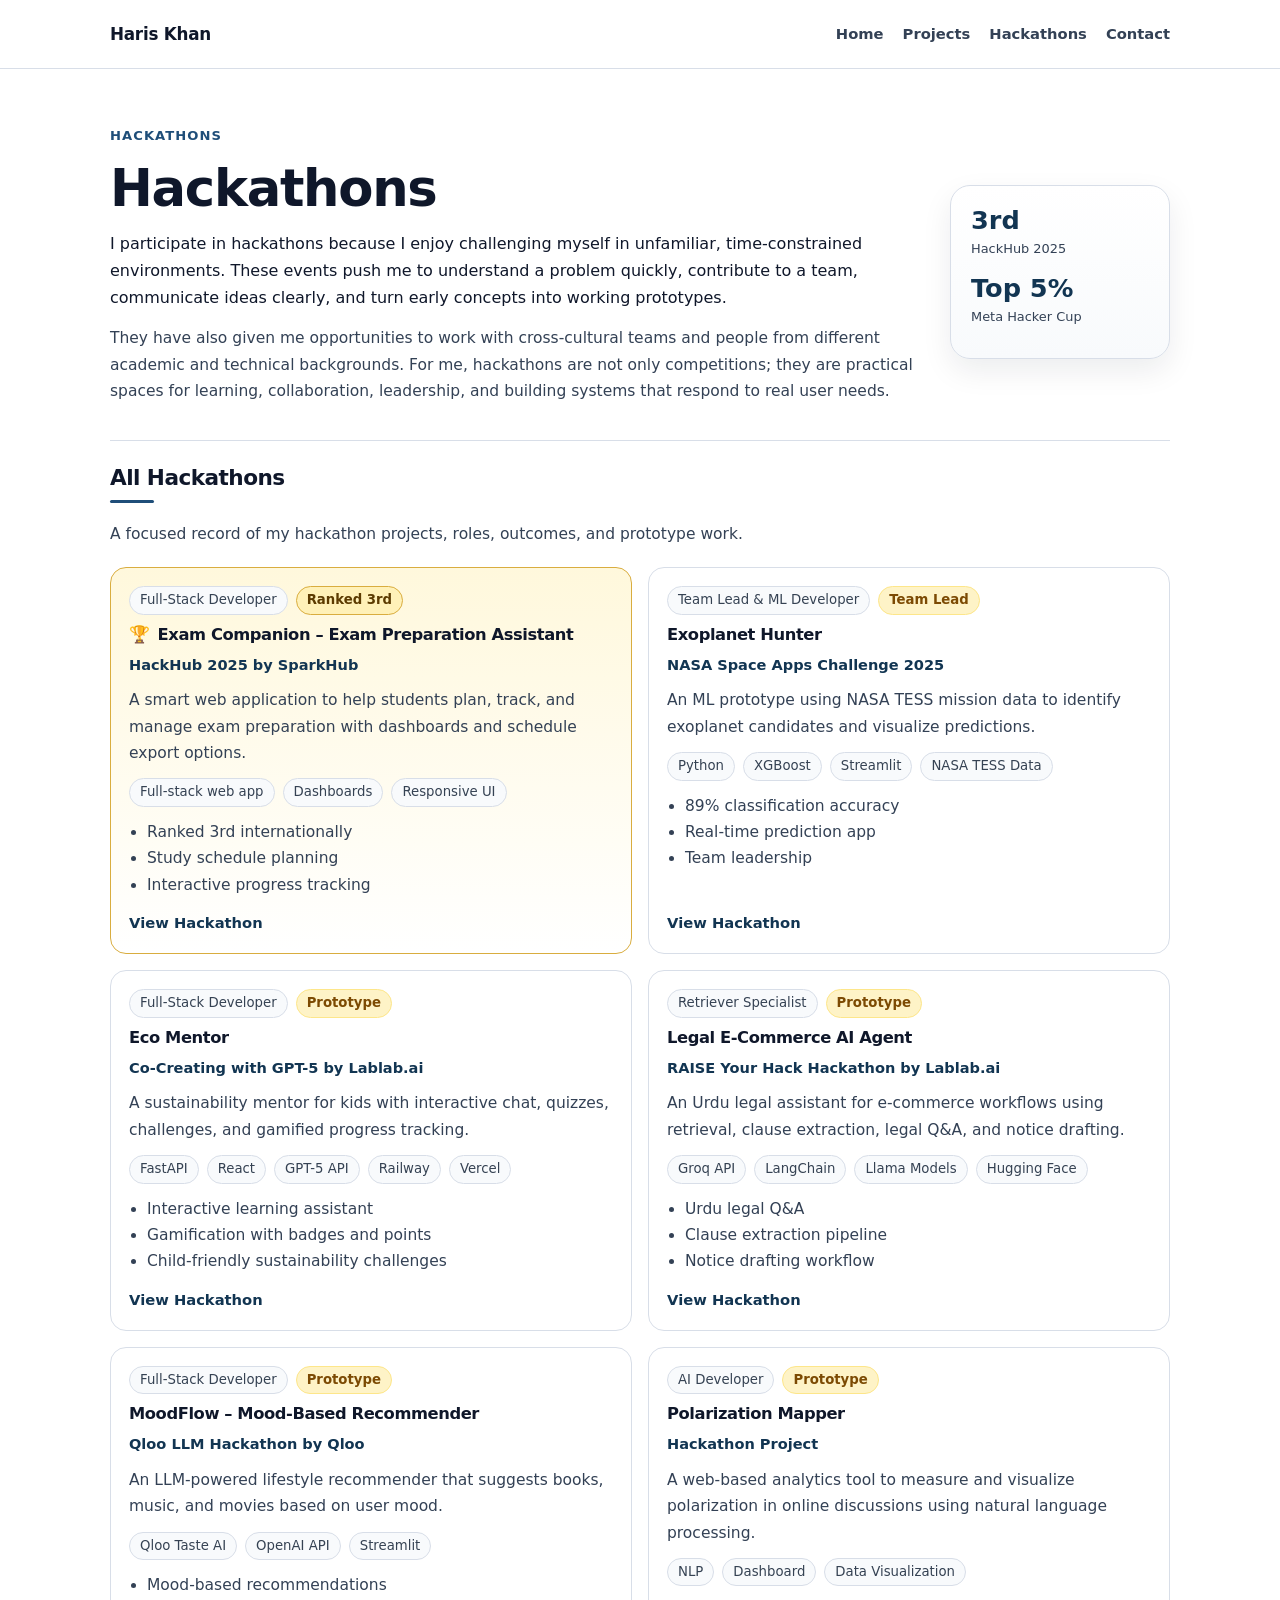
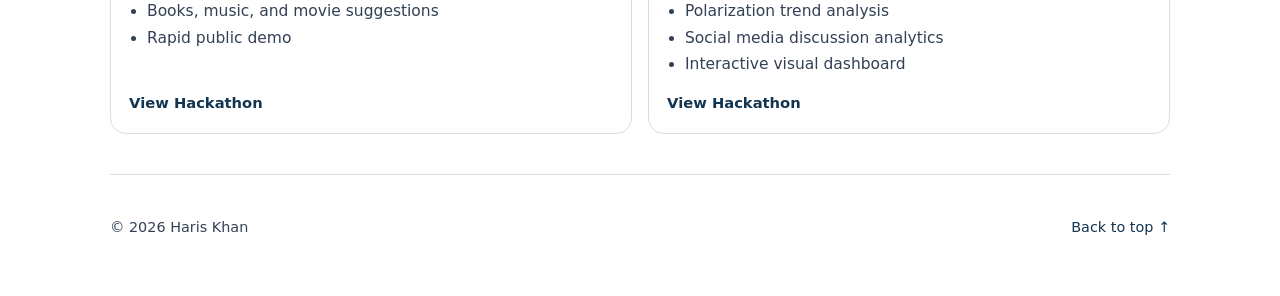
<file: hackathons.html>
<!DOCTYPE html>
<html lang="en">
<head>
  <meta charset="UTF-8" />
  <meta name="viewport" content="width=device-width, initial-scale=1.0" />
  <meta name="description" content="Hackathon projects by Haris Khan, including AI, education, science, legal technology, recommender systems, and social computing prototypes." />
  <title>Hackathons | Haris Khan</title>
  <link rel="stylesheet" href="assets/css/styles.css" />
</head>
<body data-page="hackathons">
  <header class="site-header" id="top">
    <div class="container header-inner">
      <a class="site-title" href="index.html">Haris Khan</a>
      <button class="nav-toggle" aria-label="Toggle navigation" aria-expanded="false">Menu</button>
      <nav class="nav-links" id="navLinks" aria-label="Primary navigation">
        <a href="index.html">Home</a>
        <a href="projects.html">Projects</a>
        <a href="hackathons.html">Hackathons</a>
        <a href="index.html#contact">Contact</a>
      </nav>
    </div>
  </header>
  <main class="container">
    <section class="page-hero page-hero-creative">
      <div>
        <p class="eyebrow">Hackathons</p>
        <h1>Hackathons</h1>
        <p class="lead">I participate in hackathons because I enjoy challenging myself in unfamiliar, time-constrained environments. These events push me to understand a problem quickly, contribute to a team, communicate ideas clearly, and turn early concepts into working prototypes.</p>
        <p class="lead subtle-lead">They have also given me opportunities to work with cross-cultural teams and people from different academic and technical backgrounds. For me, hackathons are not only competitions; they are practical spaces for learning, collaboration, leadership, and building systems that respond to real user needs.</p>
      </div>
      <div class="mini-stats"><span>3rd</span><small>HackHub 2025</small><span>Top 5%</span><small>Meta Hacker Cup</small></div>
    </section>
    <section class="section no-top-border">
      <div class="section-head">
        <h2>All Hackathons</h2>
        <p>A focused record of my hackathon projects, roles, outcomes, and prototype work.</p>
      </div>
      <div id="hackathonCategorySections"></div>
    </section>
  </main>
  <footer class="footer container"><p>© <span id="year"></span> Haris Khan</p><p><a href="#top">Back to top ↑</a></p></footer>
  <script src="assets/js/app.js"></script>
</body>
</html>
</file>
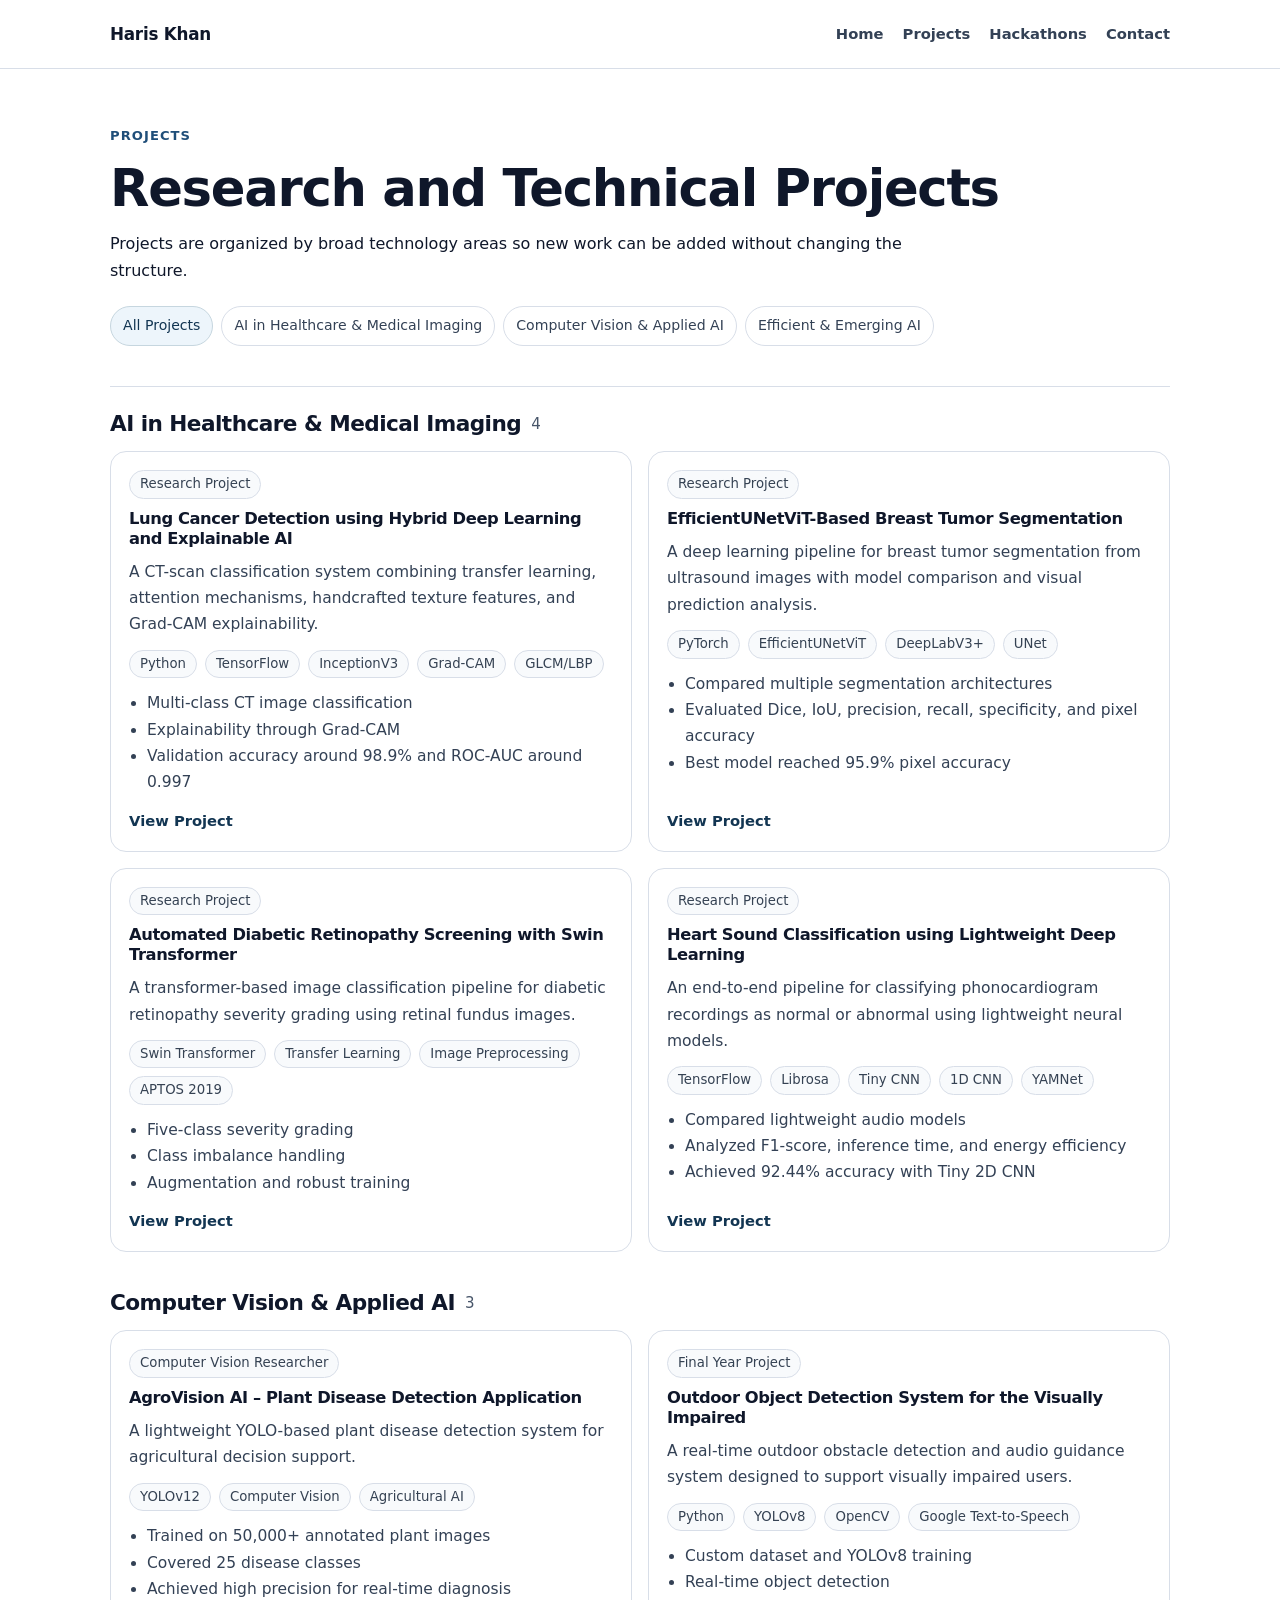
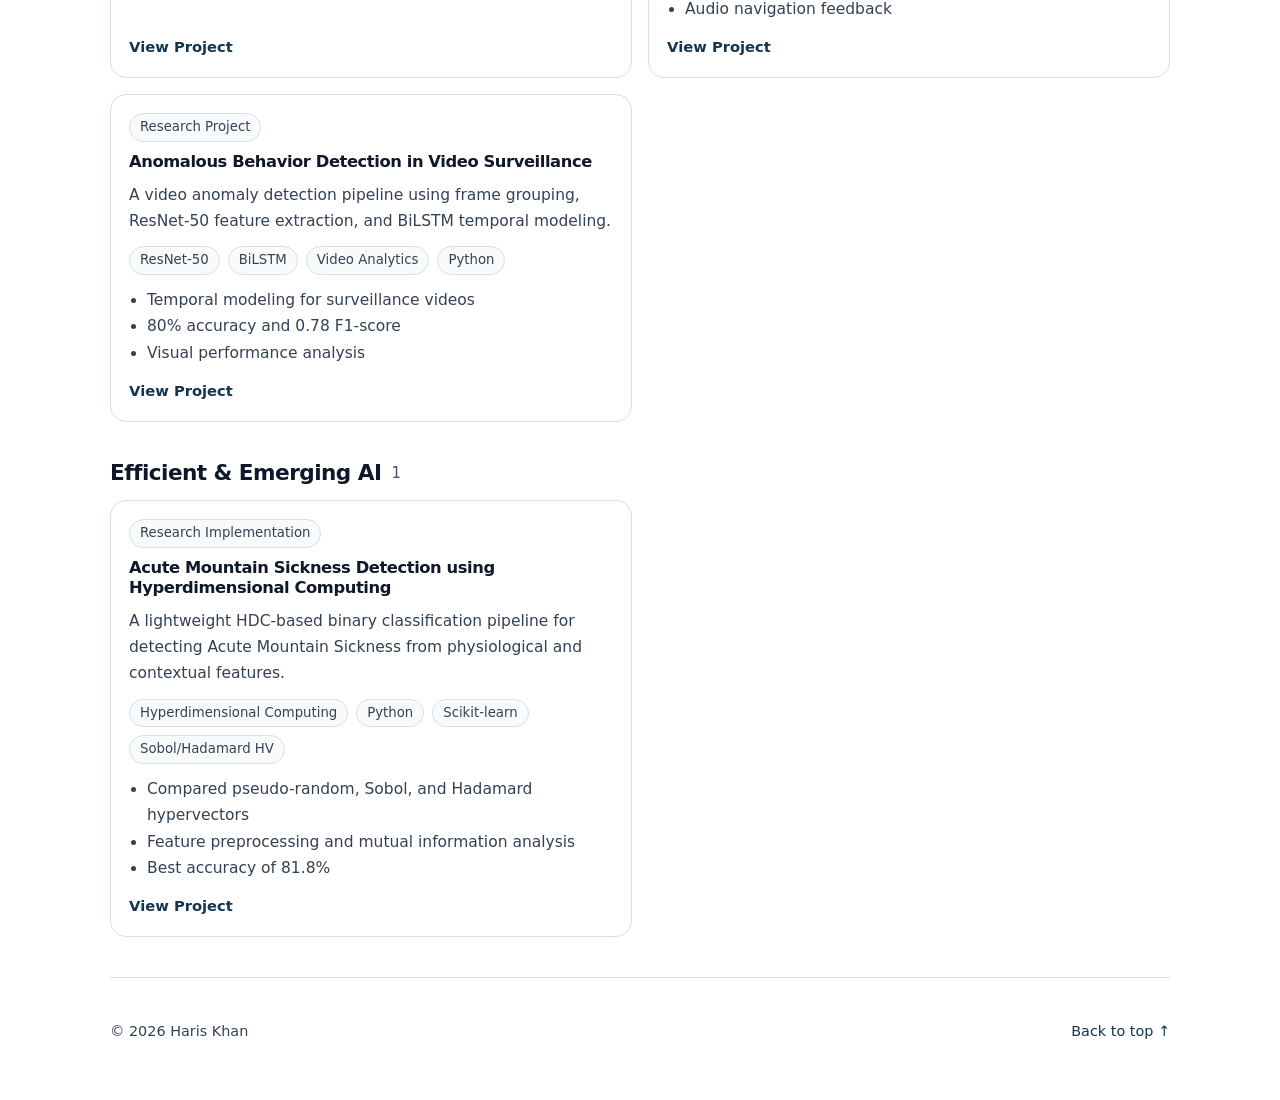
<file: projects.html>
<!DOCTYPE html>
<html lang="en">
<head>
  <meta charset="UTF-8" />
  <meta name="viewport" content="width=device-width, initial-scale=1.0" />
  <meta name="description" content="Research and technical projects by Haris Khan, grouped by broad technology categories." />
  <title>Projects | Haris Khan</title>
  <link rel="stylesheet" href="assets/css/styles.css" />
</head>
<body data-page="projects">
  <header class="site-header" id="top">
    <div class="container header-inner">
      <a class="site-title" href="index.html">Haris Khan</a>
      <button class="nav-toggle" aria-label="Toggle navigation" aria-expanded="false">Menu</button>
      <nav class="nav-links" id="navLinks" aria-label="Primary navigation">
        <a href="index.html">Home</a>
        <a href="projects.html">Projects</a>
        <a href="hackathons.html">Hackathons</a>
        <a href="index.html#contact">Contact</a>
      </nav>
    </div>
  </header>
  <main class="container">
    <section class="page-hero">
      <p class="eyebrow">Projects</p>
      <h1>Research and Technical Projects</h1>
      <p class="lead">Projects are organized by broad technology areas so new work can be added without changing the structure.</p>
      <div class="filter-group" id="projectPageFilters"></div>
    </section>
    <section class="section no-top-border">
      <div id="projectCategorySections"></div>
    </section>
  </main>
  <footer class="footer container"><p>© <span id="year"></span> Haris Khan</p><p><a href="#top">Back to top ↑</a></p></footer>
  <script src="assets/js/app.js"></script>
</body>
</html>
</file>
<file: assets/css/styles.css>
:root {
  --page: #ffffff;
  --text: #0f172a;
  --muted: #334155;
  --light: #475569;
  --border: #d8dee8;
  --soft: #f8fafc;
  --soft-2: #edf5fb;
  --accent: #1f4e79;
  --accent-dark: #123552;
  --accent-soft: #dcecf7;
  --max-width: 1060px;
  --radius: 16px;
  --shadow: 0 12px 30px rgba(15, 23, 42, 0.08);
}
* { box-sizing: border-box; }
html { scroll-behavior: smooth; }
body {
  margin: 0;
  background: var(--page);
  color: var(--text);
  font-family: Inter, ui-sans-serif, system-ui, -apple-system, BlinkMacSystemFont, "Segoe UI", sans-serif;
  font-size: 16px;
  line-height: 1.7;
}
a { color: var(--accent); text-decoration: none; }
a:hover { color: var(--accent-dark); text-decoration: underline; }
img { max-width: 100%; display: block; }
code { background: var(--soft); border: 1px solid var(--border); border-radius: 6px; padding: 1px 5px; }
.container { width: min(var(--max-width), calc(100% - 40px)); margin: 0 auto; }
.site-header {
  position: sticky;
  top: 0;
  z-index: 10;
  border-bottom: 1px solid var(--border);
  background: rgba(255, 255, 255, 0.94);
  backdrop-filter: blur(14px);
}
.header-inner {
  min-height: 68px;
  display: flex;
  align-items: center;
  justify-content: space-between;
  gap: 22px;
}
.site-title { color: var(--text); font-size: 1.05rem; font-weight: 760; letter-spacing: -0.015em; }
.nav-links { display: flex; align-items: center; flex-wrap: wrap; gap: 17px; font-size: 0.92rem; }
.nav-links a { color: var(--muted); }
.nav-links a:hover { color: var(--accent); text-decoration: none; }
.nav-toggle { display: none; border: 1px solid var(--border); background: var(--page); border-radius: 999px; padding: 7px 12px; font: inherit; color: var(--text); }
.intro {
  display: grid;
  grid-template-columns: minmax(0, 1fr) 190px;
  gap: 48px;
  padding: 66px 0 44px;
  border-bottom: 1px solid var(--border);
}
.eyebrow { margin: 0 0 10px; color: var(--accent); font-size: 0.82rem; font-weight: 750; letter-spacing: 0.08em; text-transform: uppercase; }
h1, h2, h3 { margin: 0 0 10px; line-height: 1.22; letter-spacing: -0.025em; }
h1 { font-size: clamp(2.15rem, 4vw, 3.25rem); }
h2 { font-size: 1.35rem; }
h3 { font-size: 1.04rem; }
.subtitle { margin: 0 0 18px; color: var(--muted); font-size: 1.04rem; }
.lead { margin: 0 0 14px; max-width: 800px; font-size: 1.04rem; }
.muted { color: var(--muted); }
.icon-links { display: flex; flex-wrap: wrap; gap: 10px; margin-top: 22px; }
.icon-link {
  display: inline-flex; align-items: center; gap: 8px; min-height: 38px; padding: 8px 12px;
  border: 1px solid var(--border); border-radius: 999px; color: var(--text); background: var(--page);
  box-shadow: 0 1px 2px rgba(31, 41, 51, 0.04); font-size: 0.9rem; font-weight: 650;
}
.icon-link:hover { color: var(--accent); border-color: #c6d6df; background: var(--soft); text-decoration: none; }
.icon-link svg { width: 17px; height: 17px; flex: 0 0 auto; }
.icon-link.disabled { opacity: .55; cursor: not-allowed; }
.profile-figure { margin: 0; }
.profile-figure img { width: 190px; height: 220px; object-fit: cover; border: 1px solid var(--border); border-radius: var(--radius); background: var(--soft); box-shadow: var(--shadow); }
.profile-figure figcaption { margin-top: 9px; color: var(--light); font-size: 0.78rem; text-align: center; }
.section { padding: 40px 0; border-bottom: 1px solid var(--border); }
.no-top-border { padding-top: 24px; }
.section-head { margin-bottom: 20px; }
.section-head h2 { position: relative; padding-bottom: 8px; }
.section-head h2::after { content: ""; display: block; width: 44px; height: 3px; margin-top: 8px; border-radius: 99px; background: var(--accent); }
.section-head p { margin: 0; color: var(--muted); max-width: 760px; }
.section-head.compact { margin-bottom: 16px; }
.split-head { display: flex; justify-content: space-between; align-items: end; gap: 24px; }
.section-link { display: inline-flex; align-items: center; border: 1px solid var(--border); border-radius: 999px; padding: 8px 13px; font-weight: 700; color: var(--accent-dark); background: var(--soft); white-space: nowrap; }
.section-link:hover { text-decoration: none; background: var(--soft-2); }
.two-column-section { display: grid; grid-template-columns: 1fr 1fr; gap: 46px; }
.tag-list, .skill-tags { display: flex; flex-wrap: wrap; gap: 8px; }
.tag, .chip, .badge { display: inline-flex; align-items: center; border: 1px solid var(--border); background: var(--soft); padding: 4px 10px; border-radius: 999px; color: #354253; font-size: 0.83rem; line-height: 1.4; }
.tag { background: var(--soft-2); color: var(--accent-dark); border-color: #d7e5ec; }
.badge { background: #fef3c7; border-color: #fde68a; color: #7c4a03; font-weight: 700; }
.publication-list, .entry-list, .skills-list { display: grid; gap: 16px; }
.pub-card, .timeline-item, .skill-card { padding: 18px; border: 1px solid var(--border); border-radius: var(--radius); background: var(--page); }
.pub-card p, .timeline-item p { margin: 4px 0; }
.timeline-item ul { margin: 10px 0 0 20px; padding: 0; }
.status, .timeline-meta { color: var(--muted); font-size: 0.9rem; }
ul { margin-top: 8px; }
.simple-list { padding-left: 20px; }
.simple-list li { margin-bottom: 9px; }
.filter-group { display: flex; gap: 8px; flex-wrap: wrap; margin-bottom: 18px; }
.filter-btn { border: 1px solid var(--border); background: var(--page); border-radius: 999px; padding: 7px 12px; cursor: pointer; font: inherit; font-size: 0.88rem; color: var(--muted); }
.filter-btn.active, .filter-btn:hover { border-color: #c6d6df; background: var(--soft-2); color: var(--accent-dark); }
.card-grid { display: grid; grid-template-columns: repeat(2, minmax(0, 1fr)); gap: 16px; }
.project-group { margin-bottom: 38px; }
.project-group:last-child { margin-bottom: 0; }
.group-title { display: flex; align-items: center; gap: 10px; margin-bottom: 14px; }
.group-title span { color: var(--light); font-size: .94rem; font-weight: 500; }
.project-card { display: flex; flex-direction: column; min-height: 100%; padding: 18px; border: 1px solid var(--border); border-radius: var(--radius); background: var(--page); box-shadow: 0 1px 2px rgba(31, 41, 51, 0.03); }
.project-card:hover { border-color: #c6d6df; box-shadow: var(--shadow); }
.card-image { margin: -18px -18px 16px; border-bottom: 1px solid var(--border); background: var(--soft); border-radius: var(--radius) var(--radius) 0 0; overflow: hidden; }
.card-image img { width: 100%; height: 150px; object-fit: cover; }
.project-meta { display: flex; flex-wrap: wrap; gap: 8px; margin-bottom: 10px; }
.project-card p { margin: 0 0 12px; color: var(--muted); }
.project-event { margin: -2px 0 10px !important; color: var(--accent-dark) !important; font-size: 0.91rem; font-weight: 650; }
.metrics { margin: 12px 0 0 18px; padding: 0; color: var(--muted); }
.project-links { margin-top: auto; padding-top: 12px; font-size: 0.92rem; font-weight: 700; }
.featured-card { display: grid; grid-template-columns: 1fr 360px; gap: 24px; align-items: center; margin-bottom: 18px; padding: 22px; border: 1px solid #d7e5ec; border-radius: 22px; background: linear-gradient(135deg, #ffffff, #f4fbff); box-shadow: var(--shadow); }
.featured-card img { border-radius: 16px; border: 1px solid var(--border); background: var(--page); }
.featured-text p { color: var(--muted); }
.page-hero { padding: 56px 0 22px; border-bottom: 1px solid var(--border); }
.page-hero .filter-group { margin-top: 22px; }
.page-hero-creative { display: grid; grid-template-columns: minmax(0,1fr) 220px; gap: 34px; align-items: center; }
.mini-stats { display: grid; gap: 4px; padding: 20px; border: 1px solid var(--border); border-radius: 20px; background: linear-gradient(180deg, #ffffff, #f8fafc); box-shadow: var(--shadow); }
.mini-stats span { font-size: 1.6rem; font-weight: 800; color: var(--accent-dark); line-height: 1.1; }
.mini-stats small { color: var(--muted); margin-bottom: 10px; }
.contact-section p { max-width: 780px; }
.footer { display: flex; justify-content: space-between; gap: 20px; padding: 26px 0 42px; color: var(--muted); font-size: 0.9rem; }
@media (max-width: 860px) {
  .header-inner { align-items: flex-start; padding: 16px 0; flex-wrap: wrap; }
  .nav-toggle { display: block; }
  .nav-links { display: none; width: 100%; padding-top: 10px; }
  .nav-links.open { display: flex; }
  .intro { grid-template-columns: 1fr; padding-top: 44px; }
  .profile-figure { max-width: 190px; }
  .two-column-section, .card-grid, .featured-card, .page-hero-creative { grid-template-columns: 1fr; }
  .split-head { display: block; }
  .section-link { margin-top: 12px; }
  .featured-card img { order: -1; }
  .footer { display: block; }
}

/* Refinements requested for the graduate-school academic version */
body { font-size: 15.5px; }
.lead { font-size: 1rem; }
.subtle-lead { color: var(--muted); font-size: .97rem; margin-top: 10px; }
.profile-figure figcaption { color: var(--muted); }
.mentorship-grid { display: grid; grid-template-columns: repeat(2, minmax(0, 1fr)); gap: 16px; }
.mentorship-card { padding: 18px; border: 1px solid var(--border); border-radius: var(--radius); background: var(--page); }
.mentorship-card p { margin: 6px 0 0; color: var(--muted); }
.project-card h3 { display: flex; align-items: center; gap: 8px; font-size: 1.02rem; }
.project-card .trophy { font-size: 1.05rem; line-height: 1; }
.winner-card { border-color: #f4c95d; background: linear-gradient(180deg, #fffbeb, #ffffff); }
.winner-card:hover { border-color: #e6b845; }
.badge-award { background: #fef3c7; border-color: #f4c95d; color: #7c4a03; }
.featured-card { grid-template-columns: 58px 1fr; gap: 18px; align-items: start; }
.winner-highlight { border-color: #f4c95d; background: linear-gradient(135deg, #fffbeb, #ffffff 70%); box-shadow: 0 14px 34px rgba(124, 74, 3, 0.09); }
.award-marker { width: 44px; height: 44px; display: grid; place-items: center; border-radius: 999px; background: #fef3c7; border: 1px solid #f4c95d; font-size: 1.25rem; }
.award-tag { background: #fef3c7; border-color: #f4c95d; color: #7c4a03; }
.project-meta .tag { display: none; }
.page-hero .lead { max-width: 850px; }
@media (max-width: 860px) {
  .intro { gap: 24px; }
  .profile-figure { order: -1; max-width: 170px; }
  .profile-figure img { width: 170px; height: 195px; }
  .mentorship-grid { grid-template-columns: 1fr; }
  .featured-card { grid-template-columns: 1fr; }
  .award-marker { margin-bottom: -4px; }
  h1 { font-size: clamp(2rem, 9vw, 2.55rem); }
  h2 { font-size: 1.22rem; }
  h3 { font-size: 1rem; }
  .section { padding: 34px 0; }
}
@media (max-width: 560px) {
  .container { width: min(var(--max-width), calc(100% - 28px)); }
  .intro { padding-top: 34px; }
  .icon-link { width: 100%; justify-content: center; }
  .filter-btn { font-size: .84rem; }
  .project-card, .pub-card, .timeline-item, .skill-card, .mentorship-card { padding: 16px; }
}

/* Final structure refinements */
.simple-list strong { color: var(--accent-dark); font-weight: 780; }
.mentorship-card .project-links { margin-top: 10px; padding-top: 0; }
.nav-links { gap: 19px; }
@media (max-width: 860px) {
  .nav-links { gap: 12px; }
}


/* Variant: Classic Blue — improved contrast and list-style mentorship */
body { color: var(--text); }
.subtitle, .muted, .section-head p, .project-card p, .metrics, .timeline-meta, .status, .footer, .profile-figure figcaption { color: var(--muted); }
a { color: var(--accent-dark); }
.nav-links a { color: var(--muted); font-weight: 620; }
.nav-links a:hover { color: var(--accent-dark); }
.mentorship-grid { display: block; }
.mentorship-list { list-style: none; margin: 0; padding: 0; border-top: 1px solid var(--border); }
.mentorship-list li { padding: 16px 0; border-bottom: 1px solid var(--border); }
.mentorship-list h3 { margin-bottom: 3px; font-size: 1rem; }
.mentorship-list p { margin: 5px 0; color: var(--muted); }
.mentorship-list .project-links { margin-top: 6px; padding-top: 0; }
.mentorship-list a { font-weight: 700; }
.project-card, .pub-card, .timeline-item, .skill-card { box-shadow: none; }
.project-card:hover { box-shadow: 0 10px 26px rgba(15, 23, 42, 0.07); }
.winner-card { border-color: #d9ad3f; background: linear-gradient(180deg, #fff8dc, #ffffff); }
.badge-award { background: #fff1b8; border-color: #d9ad3f; color: #5c3b00; }


/* Subtle academic animations */
:root { --ease: cubic-bezier(.2, .65, .2, 1); }
.site-header { transition: box-shadow .24s var(--ease), background-color .24s var(--ease), border-color .24s var(--ease); }
.site-header.header-scrolled { box-shadow: 0 8px 26px rgba(15, 23, 42, 0.08); border-bottom-color: rgba(216, 222, 232, .9); }
a, button, .icon-link, .section-link, .filter-btn, .project-card, .pub-card, .timeline-item, .skill-card, .chip, .tag, .badge { transition: color .18s var(--ease), background-color .18s var(--ease), border-color .18s var(--ease), box-shadow .22s var(--ease), transform .22s var(--ease), opacity .22s var(--ease); }
.icon-link:hover, .section-link:hover, .filter-btn:hover { transform: translateY(-1px); }
.project-card:hover, .pub-card:hover, .timeline-item:hover, .skill-card:hover { transform: translateY(-2px); }
.nav-links a { position: relative; }
.nav-links a::after { content: ""; position: absolute; left: 0; right: 100%; bottom: -7px; height: 2px; border-radius: 99px; background: var(--accent); transition: right .22s var(--ease); }
.nav-links a:hover::after { right: 0; }
.intro-text, .profile-figure { animation: softEnter .58s var(--ease) both; }
.profile-figure { animation-delay: .08s; }
.reveal { opacity: 0; transform: translateY(14px); }
.reveal.is-visible { opacity: 1; transform: translateY(0); transition: opacity .55s var(--ease), transform .55s var(--ease); }
.card-grid .project-card.reveal:nth-child(2n), .entry-list .timeline-item.reveal:nth-child(2n), .skills-list .skill-card.reveal:nth-child(2n) { transition-delay: .04s; }
.card-grid .project-card.reveal:nth-child(3n) { transition-delay: .08s; }
.is-updating { opacity: .35; transform: translateY(4px); transition: opacity .16s var(--ease), transform .16s var(--ease); }
@keyframes softEnter { from { opacity: 0; transform: translateY(12px); } to { opacity: 1; transform: translateY(0); } }
@media (prefers-reduced-motion: reduce) {
  html { scroll-behavior: auto; }
  *, *::before, *::after { animation: none !important; transition: none !important; scroll-behavior: auto !important; }
  .reveal { opacity: 1; transform: none; }
}
</file>
